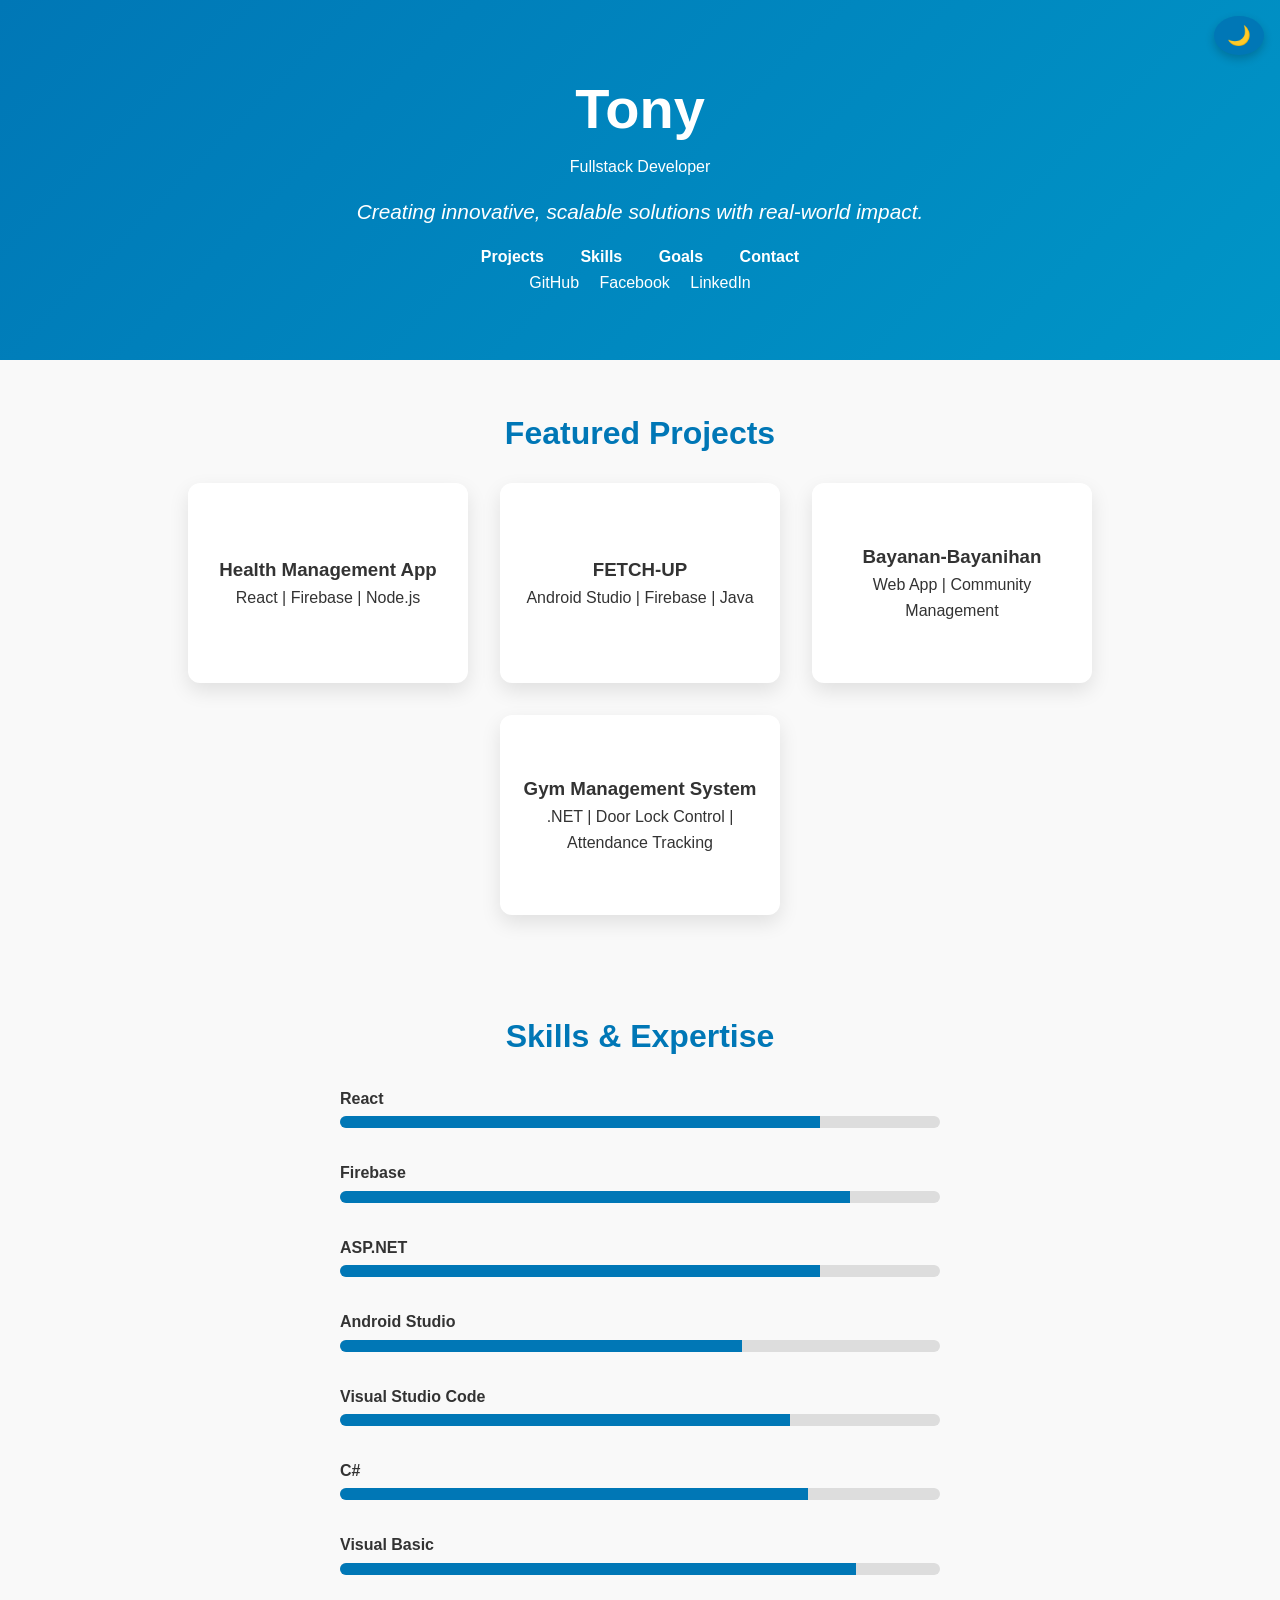
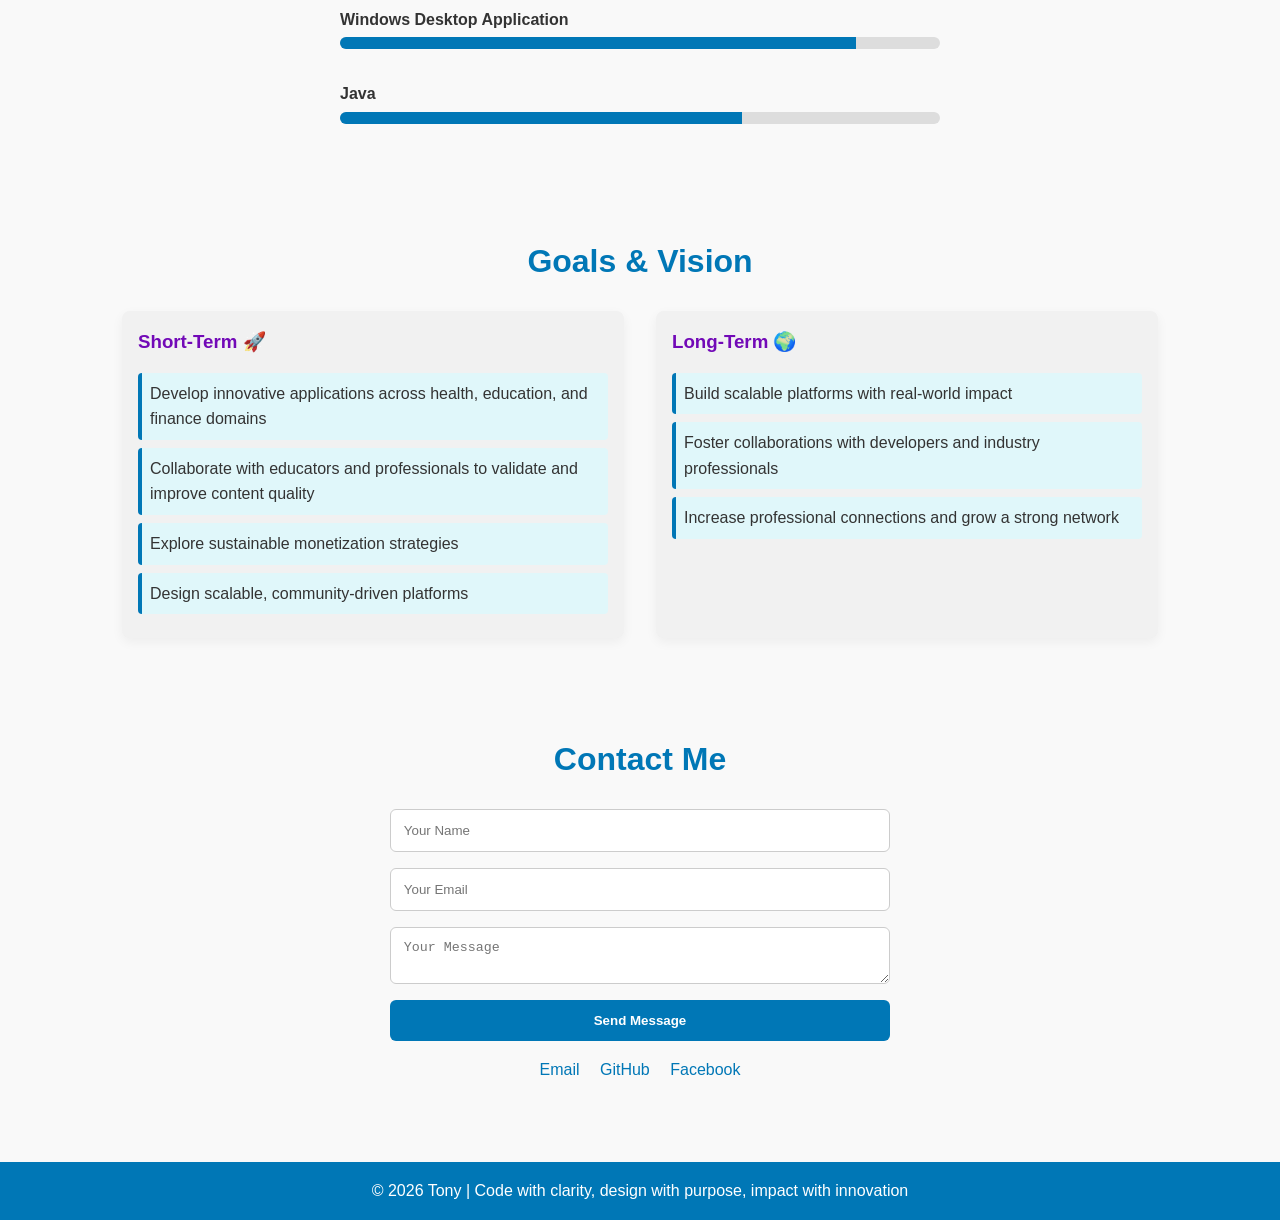
<file: index.html>
<!DOCTYPE html>
<html lang="en">

<head>
    <meta charset="UTF-8">
    <meta name="viewport" content="width=device-width, initial-scale=1.0">
    <title>Tony | Fullstack Developer</title>
    <link rel="stylesheet" href="style.css">
</head>

<body>
    <!-- Dark/Light Mode Toggle -->
    <button id="theme-toggle">🌙</button>

    <!-- Hero Section -->
    <header class="hero">
        <div class="profile-pic"></div>
        <h1>Tony</h1>
        <p>Fullstack Developer</p>
        <p class="tagline">Creating innovative, scalable solutions with real-world impact.</p>
        <nav>
            <a href="#projects">Projects</a>
            <a href="#skills">Skills</a>
            <a href="#goals">Goals</a>
            <a href="#contact">Contact</a>
        </nav>
        <div class="social-icons">
            <a href="https://github.com/itsaaarrk">GitHub</a>
            <a href="https://www.facebook.com/xion.uno/">Facebook</a>
            <a href="#">LinkedIn</a>
        </div>
    </header>

    <!-- Projects Section -->
    <section id="projects">
        <h2>Featured Projects</h2>
        <div class="cards">
            <div class="flip-card">
                <div class="flip-card-inner">
                    <div class="flip-card-front">
                        <h3>Health Management App</h3>
                        <span class="stack">React | Firebase | Node.js</span>
                    </div>
                    <div class="flip-card-back">
                        <p>Role-based dashboards and analytics for patient, doctor, admin, and pharmacist.</p>
                    </div>
                </div>
            </div>

            <div class="flip-card">
                <div class="flip-card-inner">
                    <div class="flip-card-front">
                        <h3>FETCH-UP</h3>
                        <span class="stack">Android Studio | Firebase | Java</span>
                    </div>
                    <div class="flip-card-back">
                        <p>School attendance and child-tracking system with real-time parent notifications, QR code
                            access, and emergency alerts.</p>
                    </div>
                </div>
            </div>

            <div class="flip-card">
                <div class="flip-card-inner">
                    <div class="flip-card-front">
                        <h3>Bayanan-Bayanihan</h3>
                        <span class="stack">Web App | Community Management</span>
                    </div>
                    <div class="flip-card-back">
                        <p>A web-based barangay management system for Bayanan II, Calapan City. Features include
                            resident records, 4Ps dashboard, online document requests, grievance handling, audit logs
                        </p>
                    </div>
                </div>
            </div>
            <div class="flip-card">
                <div class="flip-card-inner">
                    <div class="flip-card-front">
                        <h3>Gym Management System</h3>
                        <span class="stack">.NET | Door Lock Control | Attendance Tracking</span>
                    </div>
                    <div class="flip-card-back">
                        <p>A .NET-based gym management system with smart door lock integration. Captures member
                            attendance automatically upon entry, provides secure access control, and generates real-time
                            attendance reports to streamline gym operations.</p>
                    </div>
                </div>
            </div>
        </div>
    </section>

    <!-- Skills Section -->
    <section id="skills">
        <h2>Skills & Expertise</h2>
        <div class="skills-grid">
            <div class="skill-bar">
                <span>React</span>
                <div class="bar">
                    <div class="progress" style="width:80%"></div>
                </div>
            </div>
            <div class="skill-bar">
                <span>Firebase</span>
                <div class="bar">
                    <div class="progress" style="width:85%"></div>
                </div>
            </div>
            <div class="skill-bar">
                <span>ASP.NET</span>
                <div class="bar">
                    <div class="progress" style="width:80%"></div>
                </div>
            </div>
            <div class="skill-bar">
                <span>Android Studio</span>
                <div class="bar">
                    <div class="progress" style="width:67%"></div>
                </div>
            </div>
            <div class="skill-bar">
                <span>Visual Studio Code</span>
                <div class="bar">
                    <div class="progress" style="width:75%"></div>
                </div>
            </div>
            <div class="skill-bar">
                <span>C#</span>
                <div class="bar">
                    <div class="progress" style="width:78%"></div>
                </div>
            </div>
            <div class="skill-bar">
                <span>Visual Basic</span>
                <div class="bar">
                    <div class="progress" style="width:86%"></div>
                </div>
            </div>
            <div class="skill-bar">
                <span>Windows Desktop Application</span>
                <div class="bar">
                    <div class="progress" style="width:86%"></div>
                </div>
            </div>
            <div class="skill-bar">
                <span>Java</span>
                <div class="bar">
                    <div class="progress" style="width:67%"></div>
                </div>
            </div>
        </div>
    </section>

    <!-- Goals Section -->
    <section id="goals">
        <h2>Goals & Vision</h2>
        <div class="timeline">
            <div class="goal short-term">
                <h3>Short-Term 🚀</h3>
                <ul>
                    <li>Develop innovative applications across health, education, and finance domains</li>
                    <li>Collaborate with educators and professionals to validate and improve content quality</li>
                    <li>Explore sustainable monetization strategies</li>
                    <li>Design scalable, community-driven platforms</li>
                </ul>
            </div>
            <div class="goal long-term">
                <h3>Long-Term 🌍</h3>
                <ul>
                    <li>Build scalable platforms with real-world impact</li>
                    <li>Foster collaborations with developers and industry professionals</li>
                    <li>Increase professional connections and grow a strong network</li>
                </ul>
            </div>
        </div>
    </section>

    <!-- Contact Section -->
    <section id="contact">
        <h2>Contact Me</h2>
        <form>
            <input type="text" placeholder="Your Name" required>
            <input type="email" placeholder="Your Email" required>
            <textarea placeholder="Your Message" required></textarea>
            <button type="submit" class="btn">Send Message</button>
        </form>
        <div class="social-links">
            <a href="mailto:mxaidocnv2@gmail.com">Email</a>
            <a href="https://github.com/itsaaarrk">GitHub</a>
            <a href="https://www.facebook.com/xion.uno/">Facebook</a>
        </div>
    </section>

    <footer>
        <p>© 2026 Tony | Code with clarity, design with purpose, impact with innovation</p>
    </footer>

    <script>
        // Dark/Light Mode Toggle
        const toggle = document.getElementById('theme-toggle');
        toggle.addEventListener('click', () => {
            document.body.classList.toggle('dark-mode');
            toggle.textContent = document.body.classList.contains('dark-mode') ? '☀️' : '🌙';
        });
    </script>
</body>

</html>
</file>
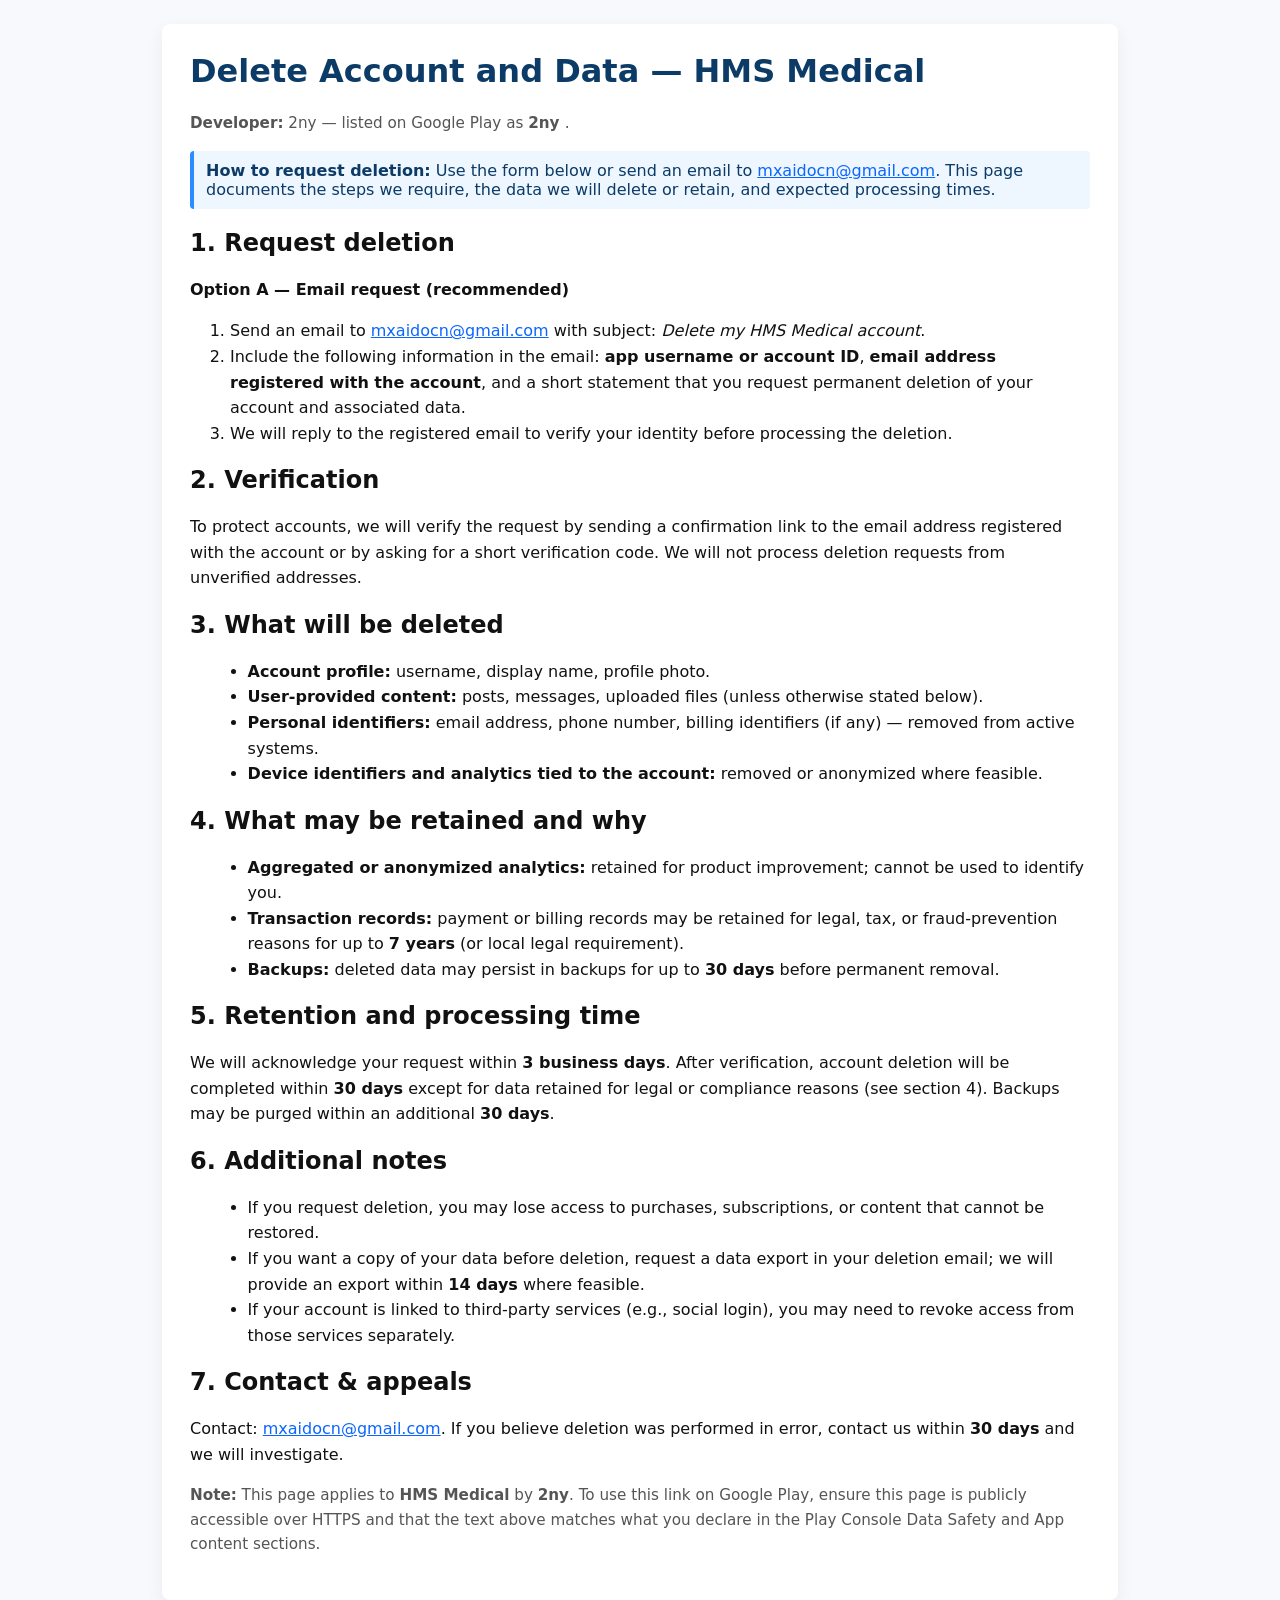
<file: delete-account.html>
<!doctype html>
<html lang="en">

<head>
    <meta charset="utf-8" />
    <meta name="viewport" content="width=device-width,initial-scale=1" />
    <title>Delete Account — HMS Medical</title>
    <style>
        body {
            font-family: system-ui, -apple-system, Segoe UI, Roboto, Arial;
            background: #f7f9fc;
            color: #111;
            margin: 0;
            padding: 24px
        }

        .card {
            max-width: 900px;
            margin: 0 auto;
            background: #fff;
            padding: 28px;
            border-radius: 8px;
            box-shadow: 0 6px 18px rgba(20, 20, 40, 0.06)
        }

        h1 {
            color: #0b3b66;
            margin-top: 0
        }

        p,
        li {
            line-height: 1.6
        }

        ul {
            margin-left: 1.1rem
        }

        .note {
            background: #eef6ff;
            border-left: 4px solid #2b8cff;
            padding: 10px 12px;
            border-radius: 4px;
            margin: 12px 0;
            color: #0b3b66
        }

        a {
            color: #0b66ff
        }

        .muted {
            color: #555;
            font-size: 0.95rem
        }

        .steps {
            margin: 12px 0
        }

        .bold {
            font-weight: 600
        }
    </style>
</head>

<body>
    <main class="card" role="main">
        <h1>Delete Account and Data — <span>HMS Medical</span></h1>

        <p class="muted"><strong>Developer:</strong> 2ny — listed on Google Play as <strong>2ny
            </strong>.</p>

        <div class="note">
            <strong>How to request deletion:</strong> Use the form below or send an email to <a
                href="mailto:mxaidocn@gmail.com">mxaidocn@gmail.com</a>. This page documents the steps we require, the
            data we will delete or retain, and expected processing times.
        </div>

        <h2>1. Request deletion</h2>
        <p class="bold">Option A — Email request (recommended)</p>
        <ol class="steps">
            <li>Send an email to <a href="mailto:mxaidocn@gmail.com">mxaidocn@gmail.com</a> with subject: <em>Delete my
                    HMS Medical account</em>.</li>
            <li>Include the following information in the email: <strong>app username or account ID</strong>,
                <strong>email address registered with the account</strong>, and a short statement that you request
                permanent deletion of your account and associated data.
            </li>
            <li>We will reply to the registered email to verify your identity before processing the deletion.</li>
        </ol>

        <h2>2. Verification</h2>
        <p>To protect accounts, we will verify the request by sending a confirmation link to the email address
            registered with the account or by asking for a short verification code. We will not process deletion
            requests from unverified addresses.</p>

        <h2>3. What will be deleted</h2>
        <ul>
            <li><strong>Account profile:</strong> username, display name, profile photo.</li>
            <li><strong>User‑provided content:</strong> posts, messages, uploaded files (unless otherwise stated below).
            </li>
            <li><strong>Personal identifiers:</strong> email address, phone number, billing identifiers (if any) —
                removed from active systems.</li>
            <li><strong>Device identifiers and analytics tied to the account:</strong> removed or anonymized where
                feasible.</li>
        </ul>

        <h2>4. What may be retained and why</h2>
        <ul>
            <li><strong>Aggregated or anonymized analytics:</strong> retained for product improvement; cannot be used to
                identify you.</li>
            <li><strong>Transaction records:</strong> payment or billing records may be retained for legal, tax, or
                fraud‑prevention reasons for up to <strong>7 years</strong> (or local legal requirement).</li>
            <li><strong>Backups:</strong> deleted data may persist in backups for up to <strong>30 days</strong> before
                permanent removal.</li>
        </ul>

        <h2>5. Retention and processing time</h2>
        <p>We will acknowledge your request within <strong>3 business days</strong>. After verification, account
            deletion will be completed within <strong>30 days</strong> except for data retained for legal or compliance
            reasons (see section 4). Backups may be purged within an additional <strong>30 days</strong>.</p>

        <h2>6. Additional notes</h2>
        <ul>
            <li>If you request deletion, you may lose access to purchases, subscriptions, or content that cannot be
                restored.</li>
            <li>If you want a copy of your data before deletion, request a data export in your deletion email; we will
                provide an export within <strong>14 days</strong> where feasible.</li>
            <li>If your account is linked to third‑party services (e.g., social login), you may need to revoke access
                from those services separately.</li>
        </ul>

        <h2>7. Contact & appeals</h2>
        <p>Contact: <a href="mailto:mxaidocn@gmail.com">mxaidocn@gmail.com</a>. If you believe deletion was performed
            in error, contact us within <strong>30 days</strong> and we will investigate.</p>

        <footer class="muted">
            <p><strong>Note:</strong> This page applies to <strong>HMS Medical</strong> by <strong>2ny</strong>. To use
                this link on Google Play, ensure this page is publicly accessible over HTTPS
                and that the text above matches what you declare in the Play Console Data Safety and App content
                sections.</p>
        </footer>
    </main>
</body>

</html>
</file>
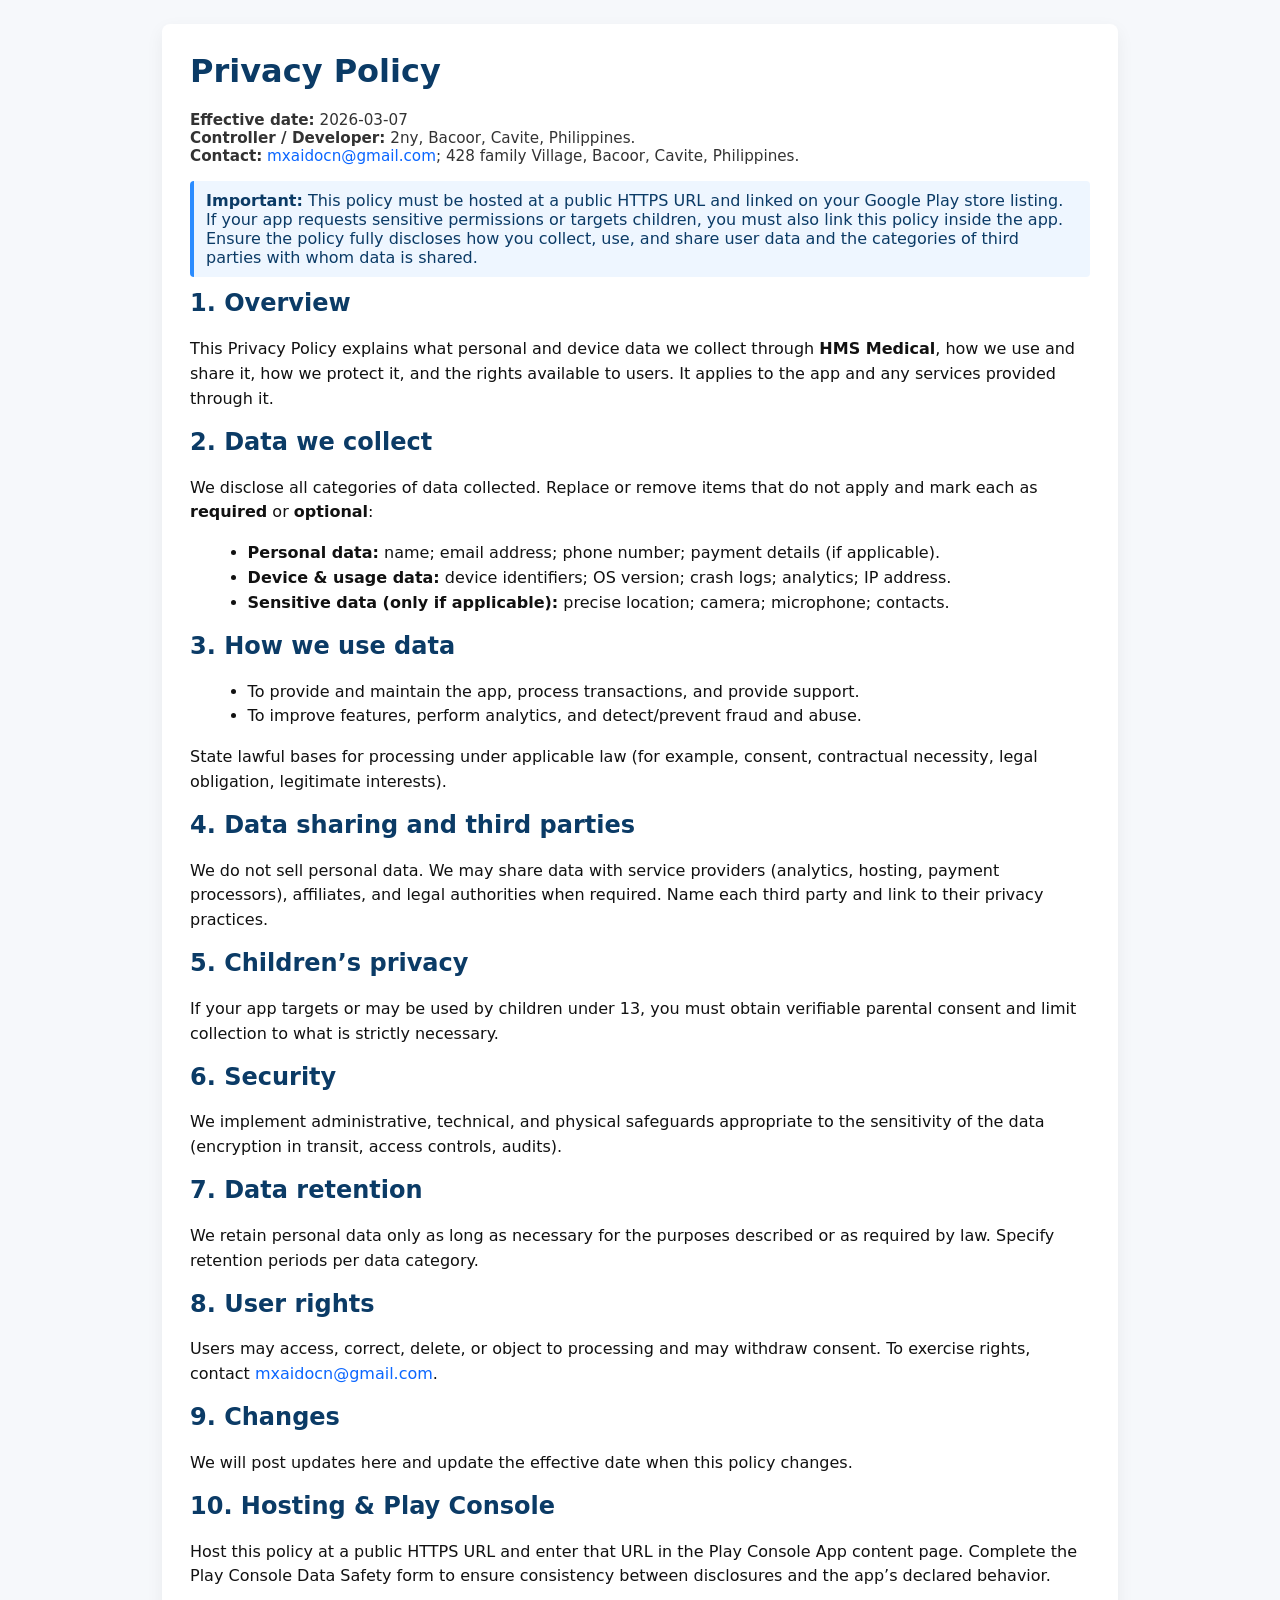
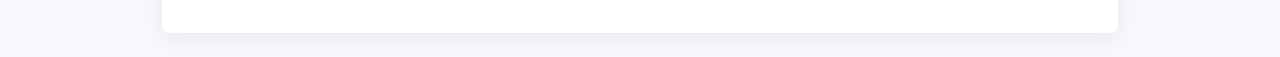
<file: policy.html>
<!doctype html>
<html lang="en">

<head>
    <meta charset="utf-8" />
    <meta name="viewport" content="width=device-width,initial-scale=1" />
    <title>Privacy Policy — HMS Medical</title>
    <style>
        body {
            font-family: system-ui, -apple-system, "Segoe UI", Roboto, Arial;
            background: #f6f8fb;
            color: #111;
            margin: 0;
            padding: 24px;
        }

        .wrap {
            max-width: 900px;
            margin: 0 auto;
            background: #fff;
            padding: 28px;
            border-radius: 8px;
            box-shadow: 0 6px 18px rgba(20, 20, 40, 0.06);
        }

        h1,
        h2 {
            color: #0b3b66;
            margin-top: 0;
        }

        p,
        li {
            line-height: 1.55;
        }

        ul {
            margin-left: 1.1rem;
        }

        .meta {
            font-size: 0.95rem;
            color: #333;
            margin-bottom: 1rem;
        }

        .callout {
            background: #eef6ff;
            border-left: 4px solid #2b8cff;
            padding: 10px 12px;
            border-radius: 4px;
            margin: 12px 0;
            color: #0b3b66;
        }

        a {
            color: #0b66ff;
            text-decoration: none;
        }
    </style>
</head>

<body>
    <main class="wrap" role="main">
        <h1>Privacy Policy</h1>

        <div class="meta">
            <strong>Effective date:</strong> <span>2026-03-07</span><br />
            <strong>Controller / Developer:</strong> <span>2ny, Bacoor, Cavite,
                Philippines.</span><br />
            <strong>Contact:</strong> <a href="mailto:mxaidocn@gmail.com">mxaidocn@gmail.com</a>; 428 family Village,
            Bacoor, Cavite, Philippines.
        </div>

        <div class="callout">
            <strong>Important:</strong> This policy must be hosted at a public HTTPS URL and linked on your Google Play
            store listing. If your app requests sensitive permissions or targets children, you must also link this
            policy inside the app. Ensure the policy fully discloses how you collect, use, and share user data and the
            categories of third parties with whom data is shared.
        </div>

        <h2>1. Overview</h2>
        <p>This Privacy Policy explains what personal and device data we collect through <strong>HMS Medical</strong>,
            how we use and share it, how we protect it, and the rights available to users. It applies to the app and any
            services provided through it.</p>

        <h2>2. Data we collect</h2>
        <p>We disclose all categories of data collected. Replace or remove items that do not apply and mark each as
            <strong>required</strong> or <strong>optional</strong>:
        </p>
        <ul>
            <li><strong>Personal data:</strong> name; email address; phone number; payment details (if applicable).</li>
            <li><strong>Device & usage data:</strong> device identifiers; OS version; crash logs; analytics; IP address.
            </li>
            <li><strong>Sensitive data (only if applicable):</strong> precise location; camera; microphone; contacts.
            </li>
        </ul>

        <h2>3. How we use data</h2>
        <ul>
            <li>To provide and maintain the app, process transactions, and provide support.</li>
            <li>To improve features, perform analytics, and detect/prevent fraud and abuse.</li>
        </ul>
        <p>State lawful bases for processing under applicable law (for example, consent, contractual necessity, legal
            obligation, legitimate interests).</p>

        <h2>4. Data sharing and third parties</h2>
        <p>We do not sell personal data. We may share data with service providers (analytics, hosting, payment
            processors), affiliates, and legal authorities when required. Name each third party and link to their
            privacy practices.</p>

        <h2>5. Children’s privacy</h2>
        <p>If your app targets or may be used by children under 13, you must obtain verifiable parental consent and
            limit collection to what is strictly necessary.</p>

        <h2>6. Security</h2>
        <p>We implement administrative, technical, and physical safeguards appropriate to the sensitivity of the data
            (encryption in transit, access controls, audits).</p>

        <h2>7. Data retention</h2>
        <p>We retain personal data only as long as necessary for the purposes described or as required by law. Specify
            retention periods per data category.</p>

        <h2>8. User rights</h2>
        <p>Users may access, correct, delete, or object to processing and may withdraw consent. To exercise rights,
            contact <a href="mailto:mxaidocn@gmail.com">mxaidocn@gmail.com</a>.</p>

        <h2>9. Changes</h2>
        <p>We will post updates here and update the effective date when this policy changes.</p>

        <h2>10. Hosting & Play Console</h2>
        <p>Host this policy at a public HTTPS URL and enter that URL in the Play Console App content page. Complete the
            Play Console Data Safety form to ensure consistency between disclosures and the app’s declared behavior.</p>
    </main>
</body>

</html>
</file>
<file: style.css>
/* General Reset */
* {
    margin: 0;
    padding: 0;
    box-sizing: border-box;
}

body {
    font-family: 'Segoe UI', Arial, sans-serif;
    line-height: 1.6;
    background: #f9f9f9;
    color: #333;
    transition: background 0.3s, color 0.3s;
}

/* Dark Mode */
body.dark-mode {
    background: #121212;
    color: #eee;
}

body.dark-mode header.hero {
    color: #fff;
}

body.dark-mode .flip-card-front,
body.dark-mode .flip-card-back {
    background: rgba(30, 30, 30, 0.9);
    color: #eee;
}

/* Hero Section */
header.hero {
    background: linear-gradient(135deg, #0077b6, #00b4d8, #7209b7);
    background-size: 400% 400%;
    animation: gradientBG 15s ease infinite;
    text-align: center;
    padding: 4rem 2rem;
    color: white;
}

@keyframes gradientBG {
    0% {
        background-position: 0% 50%;
    }

    50% {
        background-position: 100% 50%;
    }

    100% {
        background-position: 0% 50%;
    }
}

header.hero h1 {
    font-size: 3.5rem;
}

header.hero .tagline {
    font-style: italic;
    margin: 1rem 0;
    font-size: 1.3rem;
}

nav a {
    margin: 0 1rem;
    color: white;
    text-decoration: none;
    font-weight: bold;
}

nav a:hover {
    color: #ffd60a;
}

.social-icons a {
    margin: 0 0.5rem;
    color: white;
    text-decoration: none;
}

.social-icons a:hover {
    text-decoration: underline;
}

/* Theme Toggle Button */
#theme-toggle {
    position: fixed;
    top: 1rem;
    right: 1rem;
    background: #0077b6;
    color: white;
    border: none;
    padding: 0.5rem 0.8rem;
    border-radius: 50%;
    cursor: pointer;
    font-size: 1.2rem;
    box-shadow: 0 4px 10px rgba(0, 0, 0, 0.2);
}

#theme-toggle:hover {
    background: #00b4d8;
}

/* Sections */
section {
    padding: 3rem 2rem;
    max-width: 1100px;
    margin: auto;
}

h2 {
    color: #0077b6;
    margin-bottom: 1.5rem;
    text-align: center;
    font-size: 2rem;
}

/* Flip Project Cards */
.cards {
    display: flex;
    gap: 2rem;
    flex-wrap: wrap;
    justify-content: center;
}

.flip-card {
    background: transparent;
    width: 280px;
    height: 200px;
    perspective: 1000px;
}

.flip-card-inner {
    position: relative;
    width: 100%;
    height: 100%;
    text-align: center;
    transition: transform 0.8s;
    transform-style: preserve-3d;
}

.flip-card:hover .flip-card-inner {
    transform: rotateY(180deg);
}

.flip-card-front,
.flip-card-back {
    position: absolute;
    width: 100%;
    height: 100%;
    backface-visibility: hidden;
    border-radius: 12px;
    display: flex;
    flex-direction: column;
    justify-content: center;
    align-items: center;
    padding: 1rem;
    box-shadow: 0 8px 20px rgba(0, 0, 0, 0.1);
}

.flip-card-front {
    background: #fff;
}

.flip-card-back {
    background: #0077b6;
    color: white;
    transform: rotateY(180deg);
}

/* Skills Section */
.skills-grid {
    display: grid;
    gap: 1rem;
    max-width: 600px;
    margin: auto;
}

.skill-bar {
    margin-bottom: 1rem;
}

.skill-bar span {
    font-weight: bold;
}

.bar {
    background: #ddd;
    border-radius: 8px;
    overflow: hidden;
    margin-top: 0.3rem;
}

.progress {
    background: #0077b6;
    height: 12px;
}

/* Timeline Goals */
.timeline {
    display: flex;
    gap: 2rem;
    justify-content: center;
    flex-wrap: wrap;
}

.goal {
    flex: 1;
    background: #f1f1f1;
    padding: 1rem;
    border-radius: 8px;
    box-shadow: 0 4px 12px rgba(0, 0, 0, 0.05);
}

.goal h3 {
    color: #7209b7;
    margin-bottom: 1rem;
}

.goal ul {
    list-style: none;
}

.goal li {
    margin: 0.5rem 0;
    padding: 0.5rem;
    background: #e0f7fa;
    border-left: 4px solid #0077b6;
    border-radius: 4px;
}

/* Contact Section */
form {
    display: flex;
    flex-direction: column;
    gap: 1rem;
    max-width: 500px;
    margin: auto;
}

form input,
form textarea {
    padding: 0.8rem;
    border: 1px solid #ccc;
    border-radius: 6px;
}

form button {
    background: #0077b6;
    color: white;
    border: none;
    padding: 0.8rem;
    border-radius: 6px;
    cursor: pointer;
    font-weight: bold;
}

form button:hover {
    background: #00b4d8;
}

.social-links {
    text-align: center;
    margin-top: 1rem;
}

.social-links a {
    margin: 0 0.5rem;
    color: #0077b6;
    text-decoration: none;
}

.social-links a:hover {
    text-decoration: underline;
}

/* Footer */
footer {
    background: #0077b6;
    color: white;
    text-align: center;
    padding: 1rem;
    margin-top: 2rem;
}
</file>
